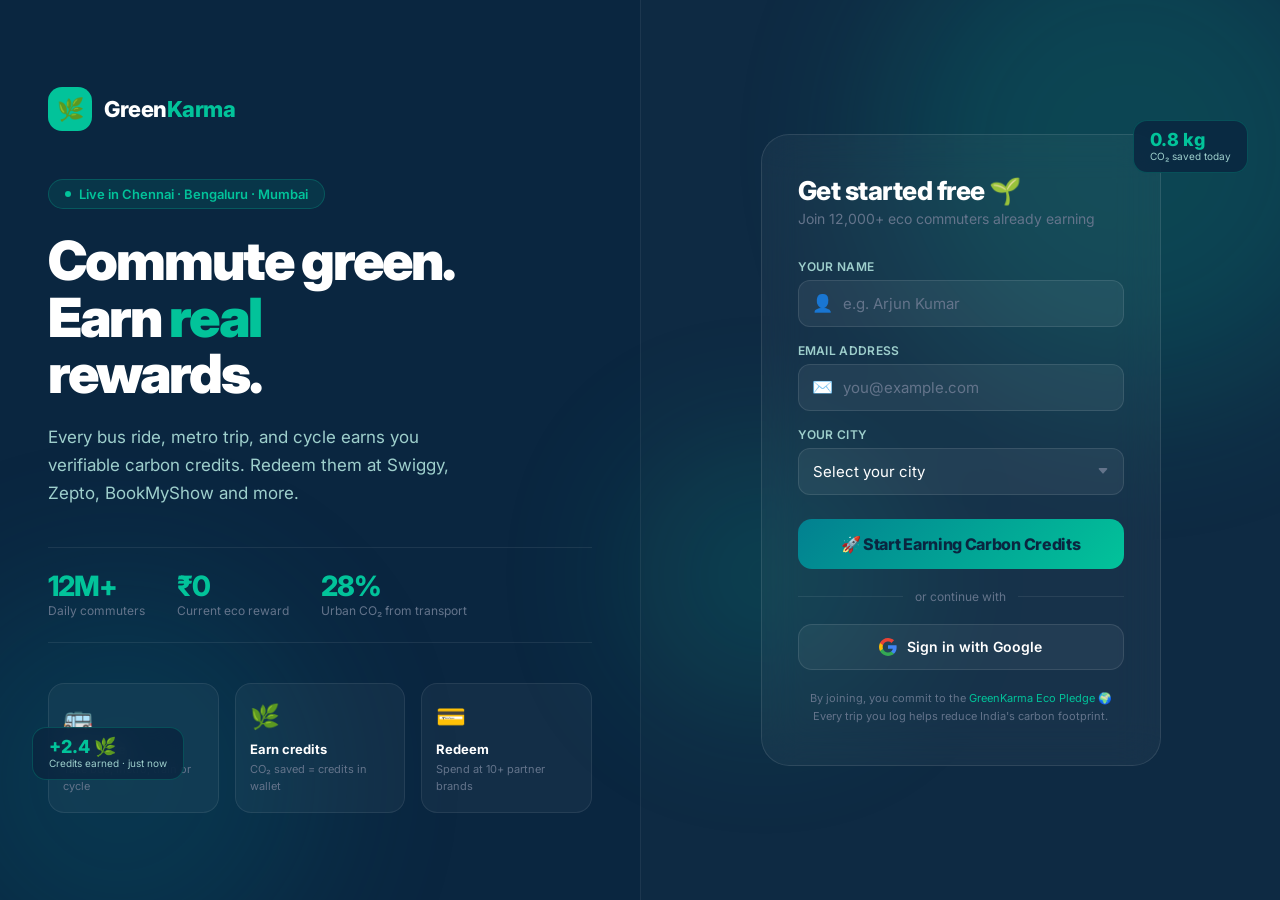
<file: index.html>
<!DOCTYPE html>
<html lang="en">
<head>
  <meta charset="UTF-8"/>
  <meta name="viewport" content="width=device-width, initial-scale=1.0"/>
  <title>GreenKarma – Commute Green, Earn Real Rewards</title>
  <link href="https://fonts.googleapis.com/css2?family=Inter:wght@400;500;600;700;800;900&display=swap" rel="stylesheet"/>
  <style>
    *{margin:0;padding:0;box-sizing:border-box;}
    :root{--green:#028090;--mint:#02C39A;--dark:#0A2640;--white:#ffffff;--muted:#64748B;}
    body{font-family:'Inter',sans-serif;background:#0A2640;min-height:100vh;overflow-x:hidden;}

    .bg-blob{position:fixed;border-radius:50%;filter:blur(80px);opacity:0.18;pointer-events:none;z-index:0;animation:float 8s ease-in-out infinite;}
    .blob1{width:500px;height:500px;background:#02C39A;top:-100px;right:-100px;animation-delay:0s;}
    .blob2{width:400px;height:400px;background:#028090;bottom:-80px;left:-80px;animation-delay:-3s;}
    .blob3{width:250px;height:250px;background:#02C39A;top:50%;left:50%;animation-delay:-5s;}
    @keyframes float{0%,100%{transform:translateY(0) scale(1);}50%{transform:translateY(-30px) scale(1.05);}}

    .page-grid{position:relative;z-index:1;min-height:100vh;display:grid;grid-template-columns:1fr 1fr;}
    @media(max-width:768px){.page-grid{grid-template-columns:1fr;}.left-panel{display:none;}}

    .left-panel{padding:48px;display:flex;flex-direction:column;justify-content:center;}
    .logo-row{display:flex;align-items:center;gap:12px;margin-bottom:48px;}
    .logo-icon{width:44px;height:44px;background:#02C39A;border-radius:14px;display:flex;align-items:center;justify-content:center;font-size:22px;}
    .logo-text{color:#fff;font-size:22px;font-weight:800;letter-spacing:-0.5px;}
    .logo-text span{color:#02C39A;}

    .hero-tag{display:inline-flex;align-items:center;gap:8px;background:rgba(2,195,154,0.1);border:1px solid rgba(2,195,154,0.25);border-radius:99px;padding:6px 16px;color:#02C39A;font-size:13px;font-weight:600;margin-bottom:24px;width:fit-content;}
    .hero-tag::before{content:'';width:6px;height:6px;background:#02C39A;border-radius:50%;animation:blink 1.5s infinite;}
    @keyframes blink{0%,100%{opacity:1;}50%{opacity:0.3;}}

    .hero-h1{font-size:54px;font-weight:900;line-height:1.05;letter-spacing:-2px;color:#fff;margin-bottom:20px;}
    .hero-h1 .accent{color:#02C39A;}
    .hero-p{color:#9ECFCC;font-size:17px;line-height:1.65;margin-bottom:40px;max-width:440px;}

    .stats-strip{display:flex;gap:32px;padding:24px 0;border-top:1px solid rgba(255,255,255,0.08);border-bottom:1px solid rgba(255,255,255,0.08);margin-bottom:40px;}
    .stat-item .stat-num{font-size:28px;font-weight:800;color:#02C39A;letter-spacing:-1px;line-height:1;}
    .stat-item .stat-lbl{color:#64748B;font-size:12px;margin-top:3px;}

    .how-grid{display:flex;gap:16px;}
    .how-item{background:rgba(255,255,255,0.04);border:1px solid rgba(255,255,255,0.08);border-radius:16px;padding:18px 14px;flex:1;}
    .how-item .h-icon{font-size:24px;margin-bottom:10px;}
    .how-item .h-title{color:#fff;font-size:13px;font-weight:700;margin-bottom:4px;}
    .how-item .h-desc{color:#64748B;font-size:11px;line-height:1.5;}

    .right-panel{display:flex;align-items:center;justify-content:center;padding:40px 32px;background:rgba(255,255,255,0.02);border-left:1px solid rgba(255,255,255,0.06);}
    .form-card{background:rgba(255,255,255,0.04);border:1px solid rgba(255,255,255,0.1);border-radius:28px;padding:40px 36px;width:100%;max-width:400px;backdrop-filter:blur(20px);}
    .form-title{color:#fff;font-size:26px;font-weight:800;letter-spacing:-0.5px;margin-bottom:4px;}
    .form-sub{color:#64748B;font-size:14px;margin-bottom:32px;}

    .input-group{margin-bottom:16px;}
    .input-label{color:#9ECFCC;font-size:12px;font-weight:600;margin-bottom:6px;display:block;letter-spacing:0.3px;}
    .input-wrap{position:relative;}
    .input-icon{position:absolute;left:14px;top:50%;transform:translateY(-50%);font-size:17px;pointer-events:none;}
    .form-input{width:100%;padding:13px 14px 13px 44px;background:rgba(255,255,255,0.06);border:1px solid rgba(255,255,255,0.1);border-radius:12px;color:#fff;font-size:15px;font-family:'Inter',sans-serif;outline:none;transition:border-color 0.2s,background 0.2s;}
    .form-input::placeholder{color:#64748B;}
    .form-input:focus{border-color:rgba(2,195,154,0.5);background:rgba(2,195,154,0.05);}
    .form-select{width:100%;padding:13px 14px;background:rgba(255,255,255,0.06);border:1px solid rgba(255,255,255,0.1);border-radius:12px;color:#fff;font-size:15px;font-family:'Inter',sans-serif;outline:none;cursor:pointer;appearance:none;background-image:url("data:image/svg+xml,%3Csvg xmlns='http://www.w3.org/2000/svg' width='12' height='12' fill='%2364748B' viewBox='0 0 16 16'%3E%3Cpath d='M7.247 11.14L2.451 5.658C1.885 5.013 2.345 4 3.204 4h9.592a1 1 0 0 1 .753 1.659l-4.796 5.48a1 1 0 0 1-1.506 0z'/%3E%3C/svg%3E");background-repeat:no-repeat;background-position:right 14px center;}
    .form-select option{background:#0A2640;color:#fff;}

    .submit-btn{width:100%;padding:15px;margin-top:8px;background:linear-gradient(135deg,#028090,#02C39A);border:none;border-radius:14px;color:#0A2640;font-size:16px;font-weight:800;cursor:pointer;letter-spacing:-0.3px;transition:transform 0.15s,opacity 0.15s;position:relative;overflow:hidden;font-family:'Inter',sans-serif;}
    .submit-btn:hover{transform:translateY(-1px);opacity:0.95;}
    .submit-btn .btn-shine{position:absolute;top:0;left:-100%;width:100%;height:100%;background:linear-gradient(90deg,transparent,rgba(255,255,255,0.15),transparent);animation:shine 2.5s infinite;}
    @keyframes shine{to{left:200%;}}

    .or-divider{display:flex;align-items:center;gap:12px;margin:20px 0;color:#64748B;font-size:12px;}
    .or-divider::before,.or-divider::after{content:'';flex:1;height:1px;background:rgba(255,255,255,0.08);}

    .google-btn{width:100%;padding:13px;background:rgba(255,255,255,0.05);border:1px solid rgba(255,255,255,0.1);border-radius:14px;color:#fff;font-size:14px;font-weight:600;cursor:pointer;display:flex;align-items:center;justify-content:center;gap:10px;font-family:'Inter',sans-serif;transition:background 0.2s;}
    .google-btn:hover{background:rgba(255,255,255,0.09);}
    .pledge{text-align:center;color:#64748B;font-size:11px;margin-top:20px;line-height:1.6;}
    .pledge span{color:#02C39A;}

    /* Already logged in banner */
    .returning-banner{display:none;background:rgba(2,195,154,0.1);border:1px solid rgba(2,195,154,0.25);border-radius:14px;padding:14px 16px;margin-bottom:20px;text-align:center;}
    .returning-banner.show{display:block;}
    .rb-name{color:#02C39A;font-size:15px;font-weight:700;margin-bottom:4px;}
    .rb-sub{color:#9ECFCC;font-size:12px;margin-bottom:12px;}
    .rb-continue{width:100%;padding:11px;background:#02C39A;border:none;border-radius:10px;color:#0A2640;font-size:14px;font-weight:800;cursor:pointer;font-family:'Inter',sans-serif;margin-bottom:8px;}
    .rb-logout{background:transparent;border:1px solid rgba(255,255,255,0.15);border-radius:10px;padding:9px;width:100%;color:#64748B;font-size:13px;cursor:pointer;font-family:'Inter',sans-serif;}

    .float-badge{position:fixed;background:rgba(10,38,64,0.85);border:1px solid rgba(2,195,154,0.25);border-radius:14px;padding:10px 16px;backdrop-filter:blur(12px);z-index:2;animation:floatBadge 4s ease-in-out infinite;}
    .float-badge .fb-num{color:#02C39A;font-size:18px;font-weight:800;line-height:1;}
    .float-badge .fb-lbl{color:#9ECFCC;font-size:10px;margin-top:1px;}
    .fb-1{bottom:120px;left:32px;}
    .fb-2{top:120px;right:32px;animation-delay:-2s;}
    @media(max-width:768px){.float-badge{display:none;}}
    @keyframes floatBadge{0%,100%{transform:translateY(0);}50%{transform:translateY(-8px);}}

    .error-msg{color:#ef4444;font-size:12px;margin-top:8px;display:none;}
    .error-msg.show{display:block;}
  </style>
</head>
<body>
  <div class="bg-blob blob1"></div>
  <div class="bg-blob blob2"></div>
  <div class="bg-blob blob3"></div>

  <div class="float-badge fb-1">
    <div class="fb-num">+2.4 🌿</div>
    <div class="fb-lbl">Credits earned · just now</div>
  </div>
  <div class="float-badge fb-2">
    <div class="fb-num">0.8 kg</div>
    <div class="fb-lbl">CO₂ saved today</div>
  </div>

  <div class="page-grid">
    <div class="left-panel">
      <div class="logo-row">
        <div class="logo-icon">🌿</div>
        <div class="logo-text">Green<span>Karma</span></div>
      </div>
      <div class="hero-tag">Live in Chennai · Bengaluru · Mumbai</div>
      <h1 class="hero-h1">Commute green.<br/>Earn <span class="accent">real</span><br/>rewards.</h1>
      <p class="hero-p">Every bus ride, metro trip, and cycle earns you verifiable carbon credits. Redeem them at Swiggy, Zepto, BookMyShow and more.</p>
      <div class="stats-strip">
        <div class="stat-item"><div class="stat-num">12M+</div><div class="stat-lbl">Daily commuters</div></div>
        <div class="stat-item"><div class="stat-num">₹0</div><div class="stat-lbl">Current eco reward</div></div>
        <div class="stat-item"><div class="stat-num">28%</div><div class="stat-lbl">Urban CO₂ from transport</div></div>
      </div>
      <div class="how-grid">
        <div class="how-item"><div class="h-icon">🚌</div><div class="h-title">Commute</div><div class="h-desc">Take bus, metro, train or cycle</div></div>
        <div class="how-item"><div class="h-icon">🌿</div><div class="h-title">Earn credits</div><div class="h-desc">CO₂ saved = credits in wallet</div></div>
        <div class="how-item"><div class="h-icon">💳</div><div class="h-title">Redeem</div><div class="h-desc">Spend at 10+ partner brands</div></div>
      </div>
    </div>

    <div class="right-panel">
      <div class="form-card">
        <div class="form-title">Get started free 🌱</div>
        <div class="form-sub">Join 12,000+ eco commuters already earning</div>

        <!-- RETURNING USER BANNER (shown if already logged in) -->
        <div class="returning-banner" id="returningBanner">
          <div class="rb-name" id="rbName">Welcome back! 👋</div>
          <div class="rb-sub" id="rbSub">Continue where you left off</div>
          <button class="rb-continue" onclick="goToTrip()">Continue to App →</button>
          <button class="rb-logout" onclick="logout()">Sign out & use different account</button>
        </div>

        <!-- SIGN UP FORM (hidden if already logged in) -->
        <div id="signupForm">
          <div class="input-group">
            <label class="input-label">YOUR NAME</label>
            <div class="input-wrap">
              <span class="input-icon">👤</span>
              <input class="form-input" type="text" id="nameInput" placeholder="e.g. Arjun Kumar"/>
            </div>
          </div>

          <div class="input-group">
            <label class="input-label">EMAIL ADDRESS</label>
            <div class="input-wrap">
              <span class="input-icon">✉️</span>
              <input class="form-input" type="email" id="emailInput" placeholder="you@example.com"/>
            </div>
          </div>

          <div class="input-group">
            <label class="input-label">YOUR CITY</label>
            <select class="form-select" id="cityInput">
              <option value="">Select your city</option>
              <option value="Chennai">Chennai</option>
              <option value="Bengaluru">Bengaluru</option>
              <option value="Mumbai">Mumbai</option>
              <option value="Hyderabad">Hyderabad</option>
              <option value="Delhi">Delhi</option>
            </select>
          </div>

          <div class="error-msg" id="errorMsg">Please fill in all fields to continue.</div>

          <button class="submit-btn" onclick="handleLogin()">
            <span class="btn-shine"></span>
            🚀 Start Earning Carbon Credits
          </button>

          <div class="or-divider">or continue with</div>

          <button class="google-btn" onclick="handleGoogle()">
            <svg width="18" height="18" viewBox="0 0 18 18"><path fill="#4285F4" d="M17.64 9.2c0-.637-.057-1.251-.164-1.84H9v3.481h4.844c-.209 1.125-.843 2.078-1.796 2.717v2.258h2.908c1.702-1.567 2.684-3.875 2.684-6.615z"/><path fill="#34A853" d="M9 18c2.43 0 4.467-.806 5.956-2.184l-2.908-2.258c-.806.54-1.837.86-3.048.86-2.344 0-4.328-1.584-5.036-3.711H.957v2.332C2.438 15.983 5.482 18 9 18z"/><path fill="#FBBC05" d="M3.964 10.707c-.18-.54-.282-1.117-.282-1.707s.102-1.167.282-1.707V4.961H.957C.347 6.175 0 7.55 0 9s.348 2.825.957 4.039l3.007-2.332z"/><path fill="#EA4335" d="M9 3.58c1.321 0 2.508.454 3.44 1.345l2.582-2.58C13.463.891 11.426 0 9 0 5.482 0 2.438 2.017.957 4.961L3.964 7.293C4.672 5.166 6.656 3.58 9 3.58z"/></svg>
            Sign in with Google
          </button>

          <div class="pledge">By joining, you commit to the <span>GreenKarma Eco Pledge 🌍</span><br/>Every trip you log helps reduce India's carbon footprint.</div>
        </div>
      </div>
    </div>
  </div>

  <script>
    // ── Check for existing session ──
    const existingUser = localStorage.getItem('gk_user');

    if(existingUser){
      try {
        const u = JSON.parse(existingUser);
        if(u && u.name && u.email && u.city){
          // Show returning user banner — do NOT auto-redirect (that was the bug)
          document.getElementById('returningBanner').classList.add('show');
          document.getElementById('signupForm').style.display = 'none';
          document.getElementById('rbName').textContent = 'Welcome back, ' + u.name + '! 👋';
          document.getElementById('rbSub').textContent =
            u.credits > 0
              ? '⚡ You have ' + u.credits.toFixed(1) + ' credits in your wallet'
              : 'Ready to log your first trip?';
        }
      } catch(e){
        // Corrupt data — clear it
        localStorage.removeItem('gk_user');
      }
    }

    function goToTrip(){
      window.location.href = 'pages/trip.html';
    }

    function logout(){
      localStorage.removeItem('gk_user');
      document.getElementById('returningBanner').classList.remove('show');
      document.getElementById('signupForm').style.display = 'block';
    }

    function handleLogin(){
      const name  = document.getElementById('nameInput').value.trim();
      const email = document.getElementById('emailInput').value.trim();
      const city  = document.getElementById('cityInput').value;
      const err   = document.getElementById('errorMsg');

      if(!name || !email || !city){
        err.classList.add('show');
        return;
      }
      err.classList.remove('show');

      // Check if this email has saved data (returning user)
      const savedKey  = 'gk_data_' + email.toLowerCase().trim();
      const savedData = localStorage.getItem(savedKey);

      let user;
      if(savedData){
        // Restore existing data — credits, trips, history all intact
        user = JSON.parse(savedData);
        user.name = name;
        user.city = city;
      } else {
        // Brand new user — start fresh
        user = {
          name, email, city,
          credits: 0,
          co2: 0,
          trips: 0,
          level: 1,
          joined: new Date().toLocaleDateString('en-IN'),
          transactions: []
        };
      }

      // Save as active session AND as email-keyed backup
      localStorage.setItem('gk_user', JSON.stringify(user));
      localStorage.setItem(savedKey, JSON.stringify(user));
      window.location.href = 'pages/trip.html';
    }

    function handleGoogle(){
      // Simulates Google login with demo credentials
      document.getElementById('nameInput').value  = 'Demo User';
      document.getElementById('emailInput').value = 'demo@gmail.com';
      document.getElementById('cityInput').value  = 'Bengaluru';
      setTimeout(handleLogin, 300);
    }
  </script>
</body>
</html>
</file>
